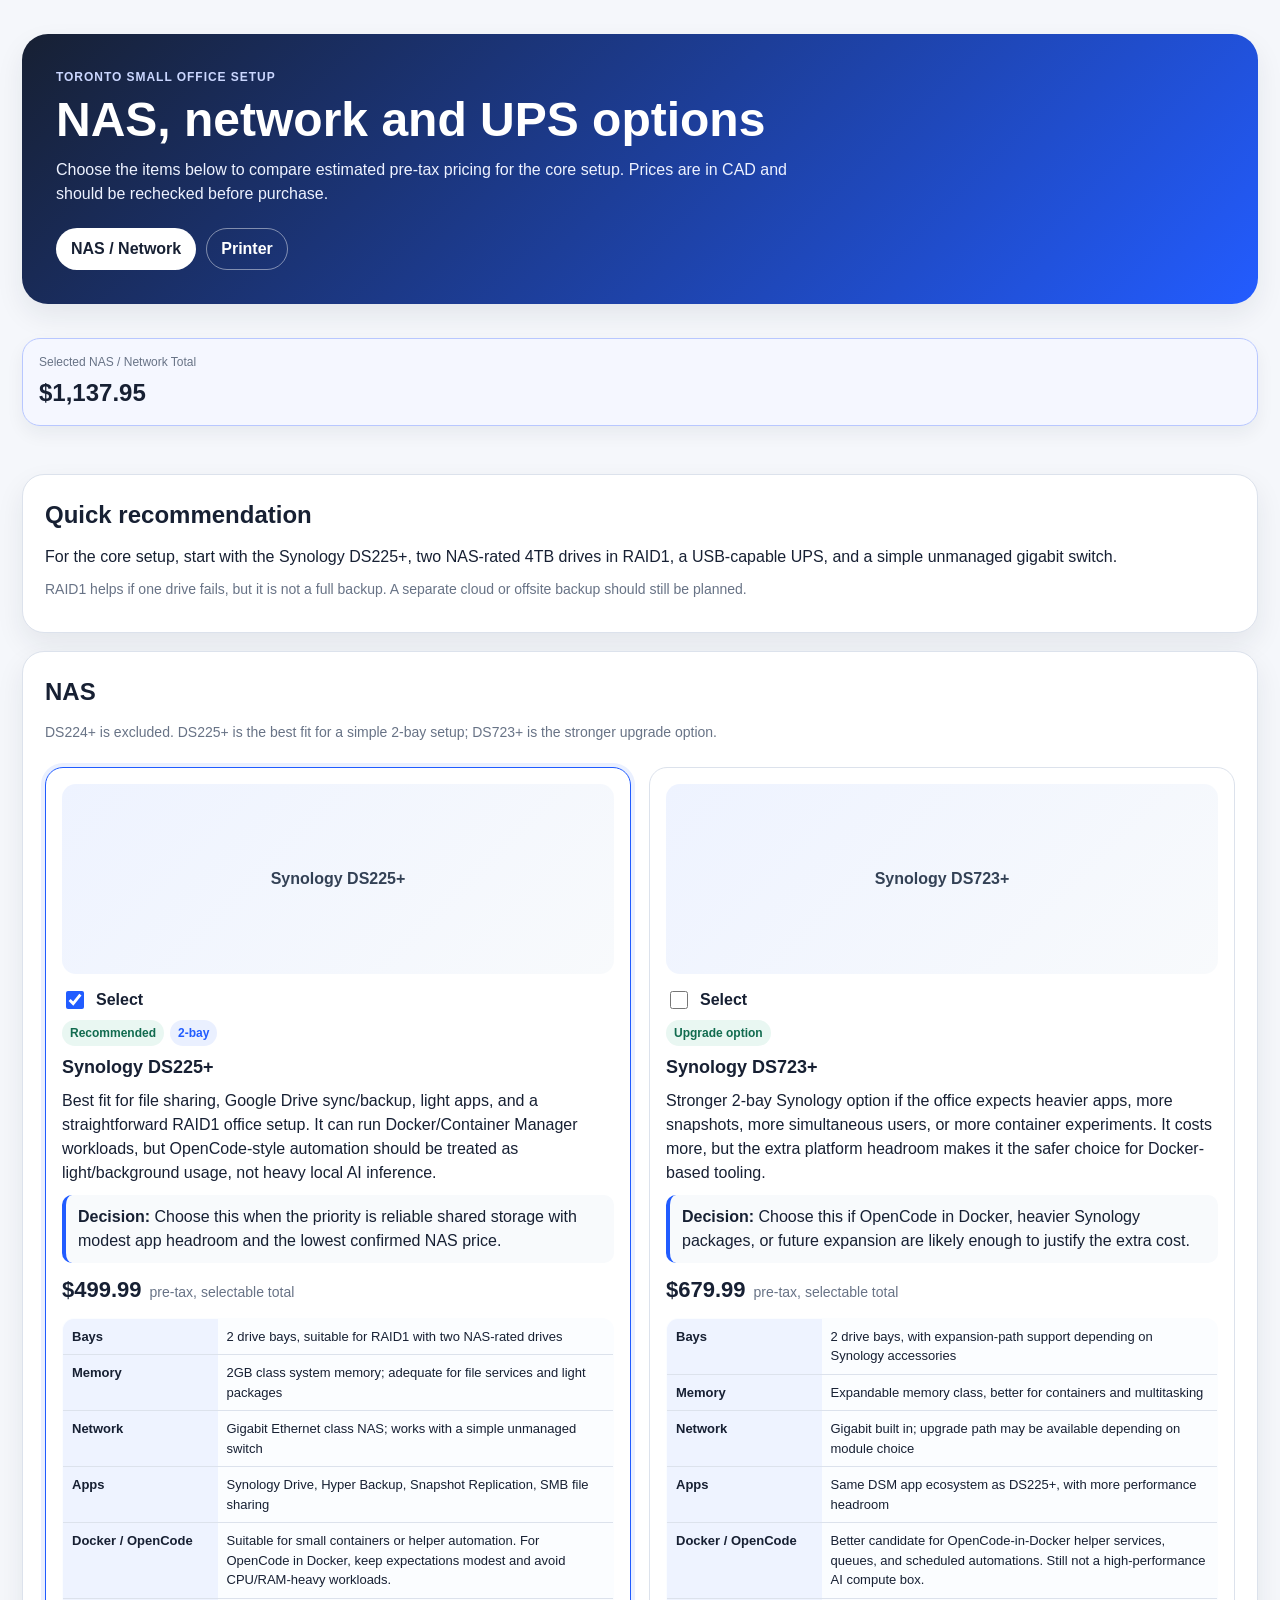
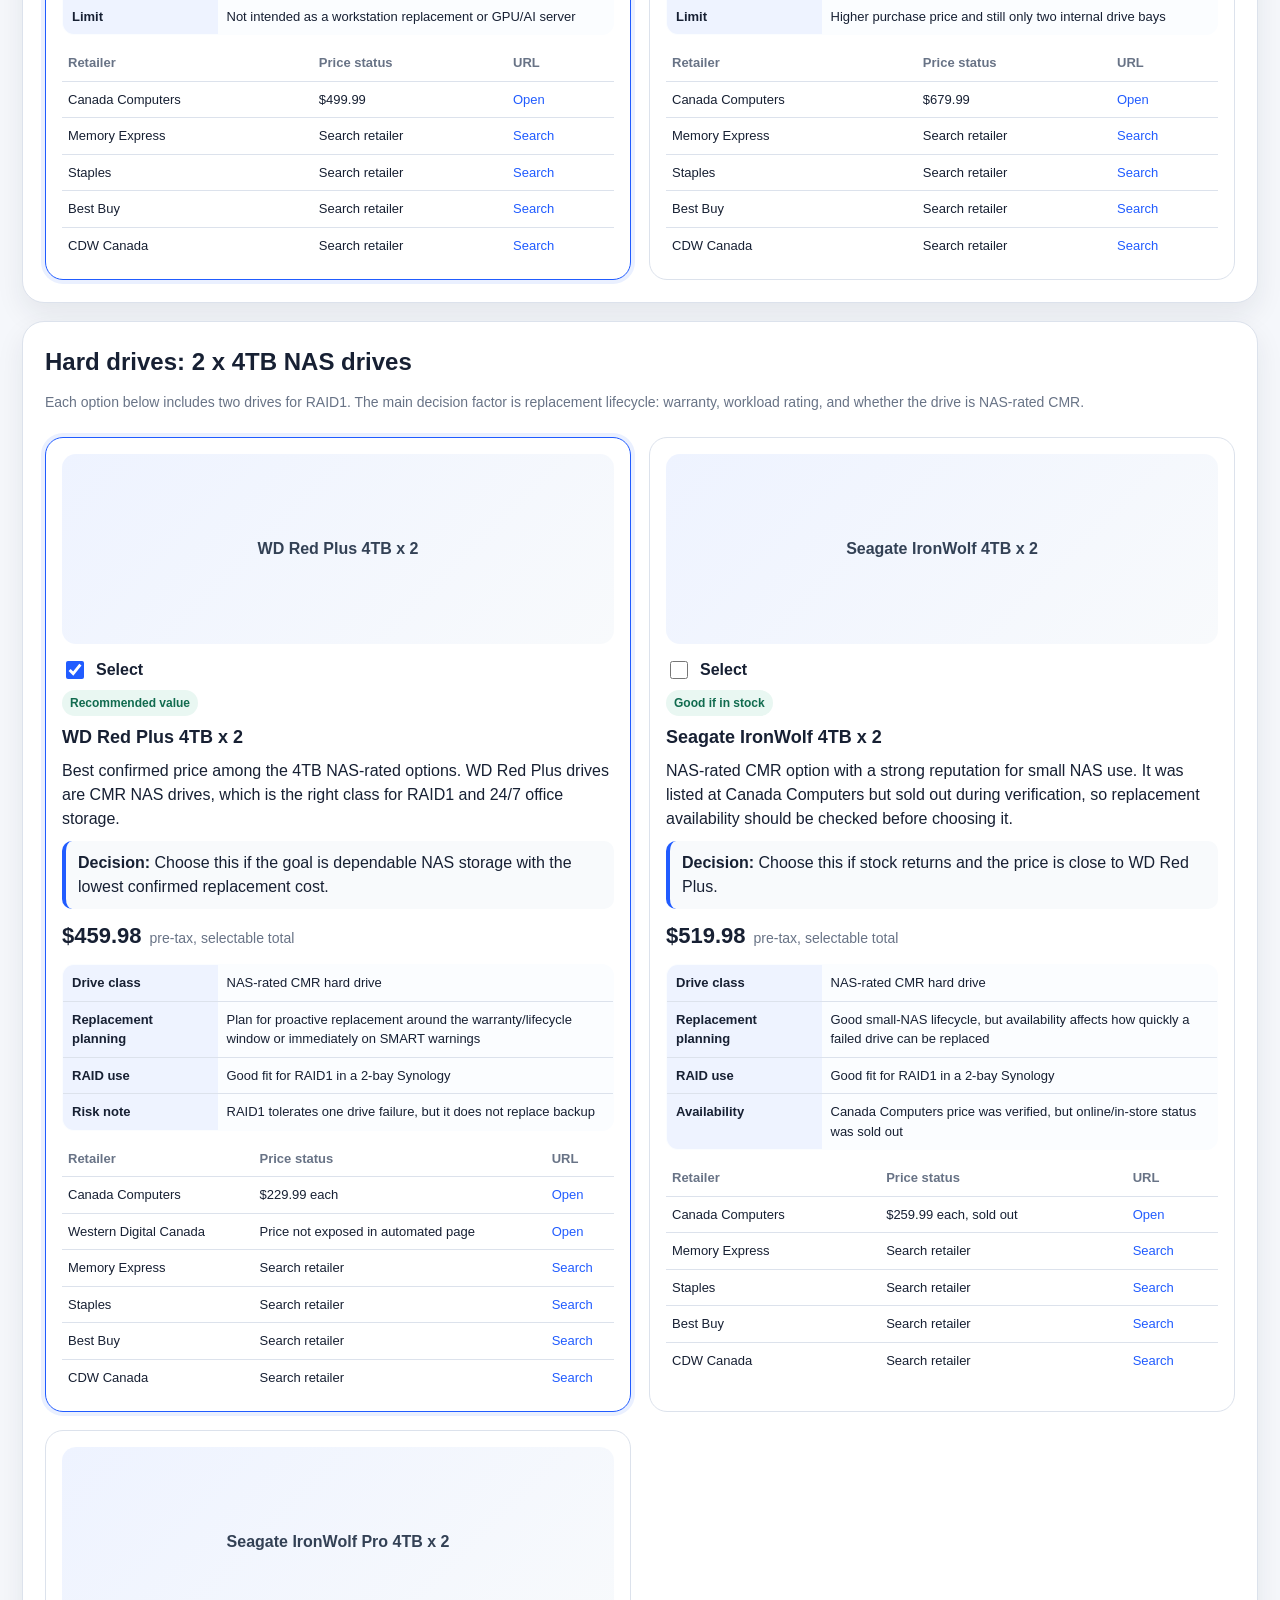
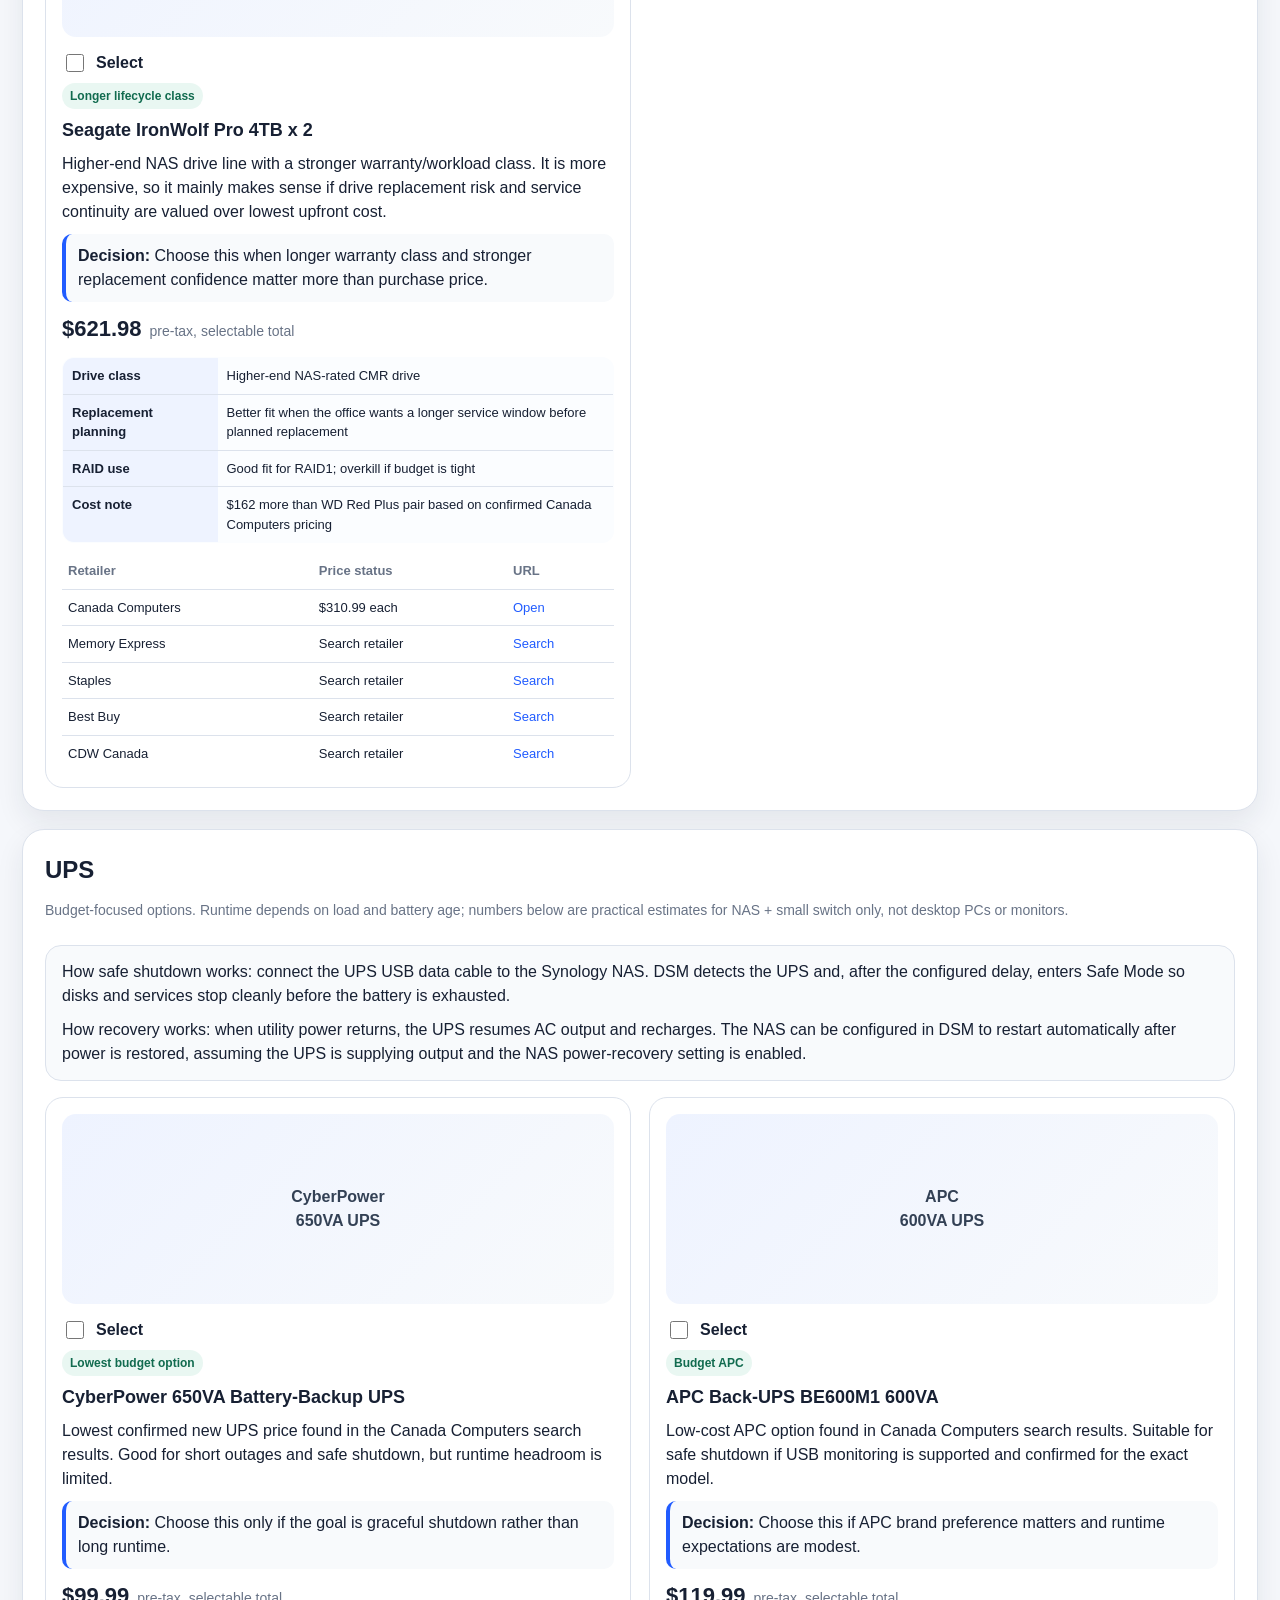
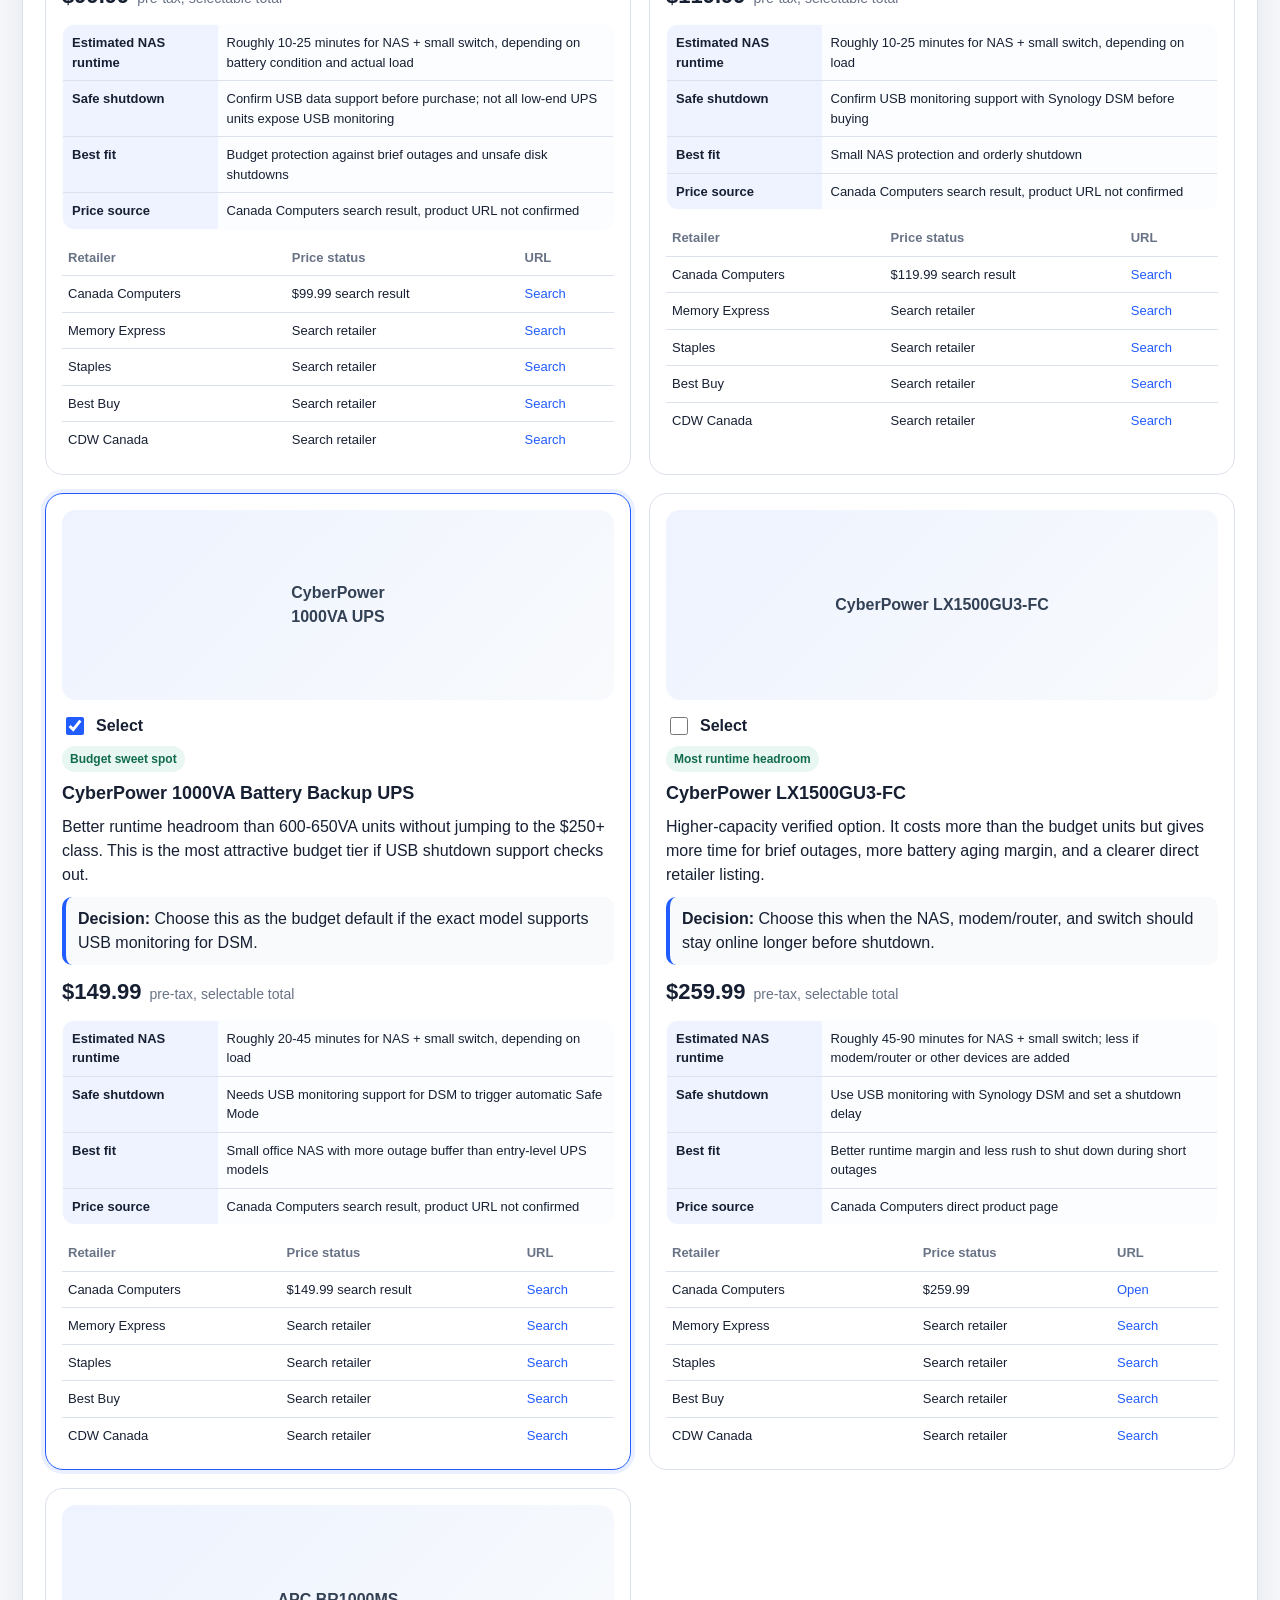
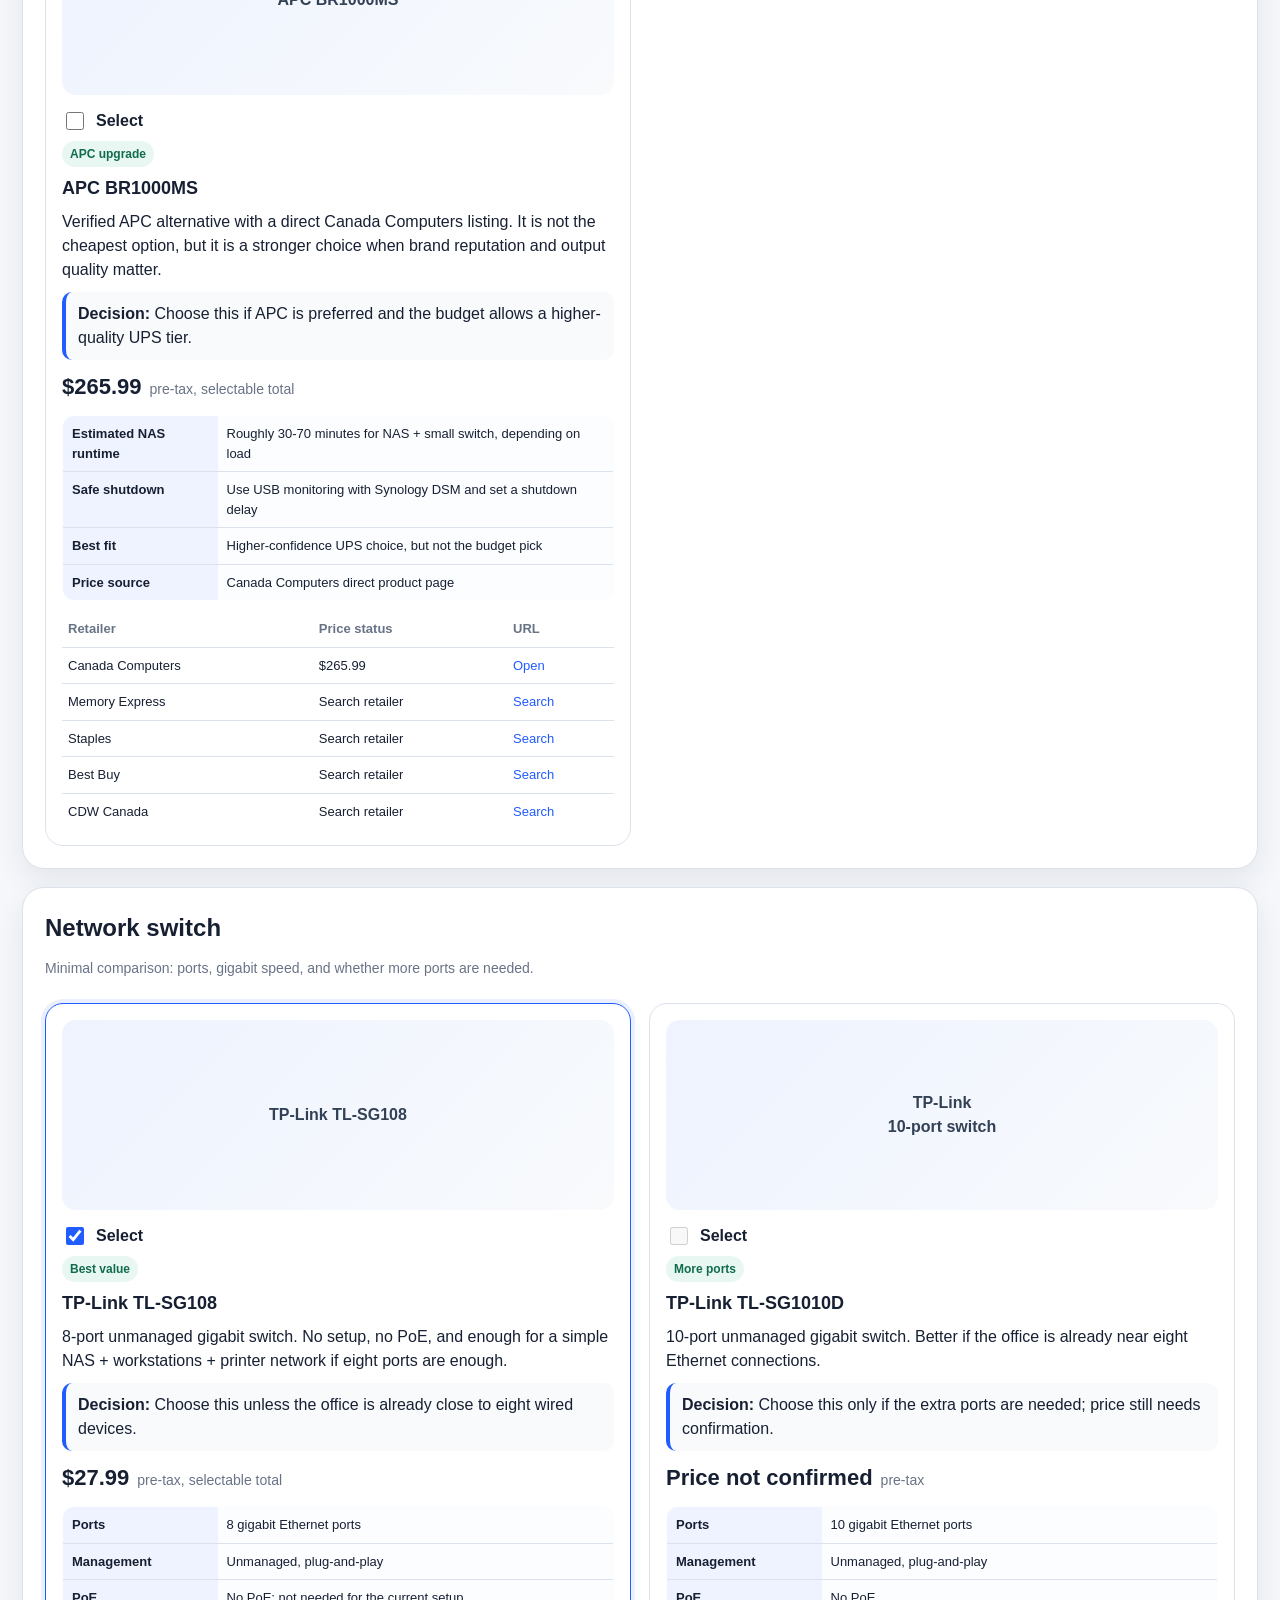
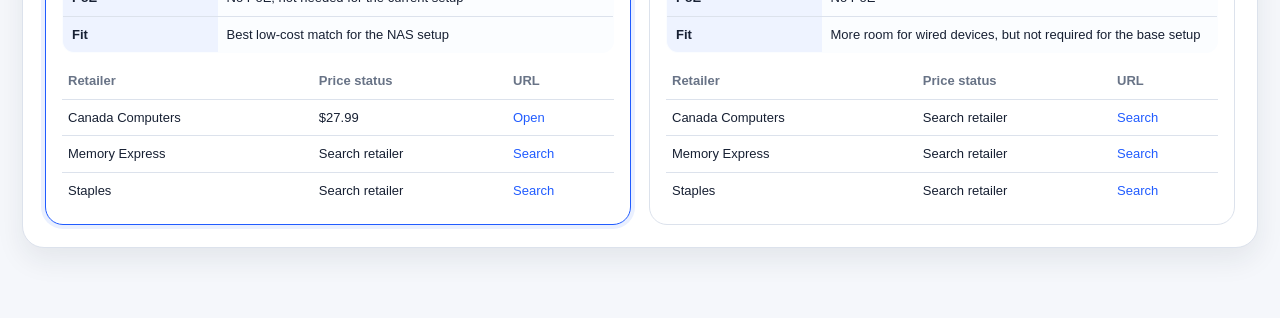
<file: index.html>
<!doctype html>
<html lang="en">
<head>
  <meta charset="utf-8">
  <meta name="viewport" content="width=device-width, initial-scale=1">
  <title>Small Office NAS Options</title>
  <link rel="stylesheet" href="styles.css">
</head>
<body data-page="nas">
  <header class="hero">
    <div>
      <p class="eyebrow">Toronto small office setup</p>
      <h1>NAS, network and UPS options</h1>
      <p class="intro">Choose the items below to compare estimated pre-tax pricing for the core setup. Prices are in CAD and should be rechecked before purchase.</p>
      <nav class="top-nav" aria-label="Site sections">
        <a class="active" href="index.html">NAS / Network</a>
        <a href="printer.html">Printer</a>
      </nav>
    </div>
  </header>

  <section class="totals" aria-label="Selected totals">
    <div class="grand">
      <span class="label">Selected NAS / Network Total</span>
      <strong id="grandTotal">$0.00</strong>
    </div>
  </section>

  <main class="page">
    <section class="note-card">
      <h2>Quick recommendation</h2>
      <p>For the core setup, start with the Synology DS225+, two NAS-rated 4TB drives in RAID1, a USB-capable UPS, and a simple unmanaged gigabit switch.</p>
      <p class="small">RAID1 helps if one drive fails, but it is not a full backup. A separate cloud or offsite backup should still be planned.</p>
    </section>

    <div id="sections"></div>
  </main>

  <script src="script.js"></script>
</body>
</html>
</file>
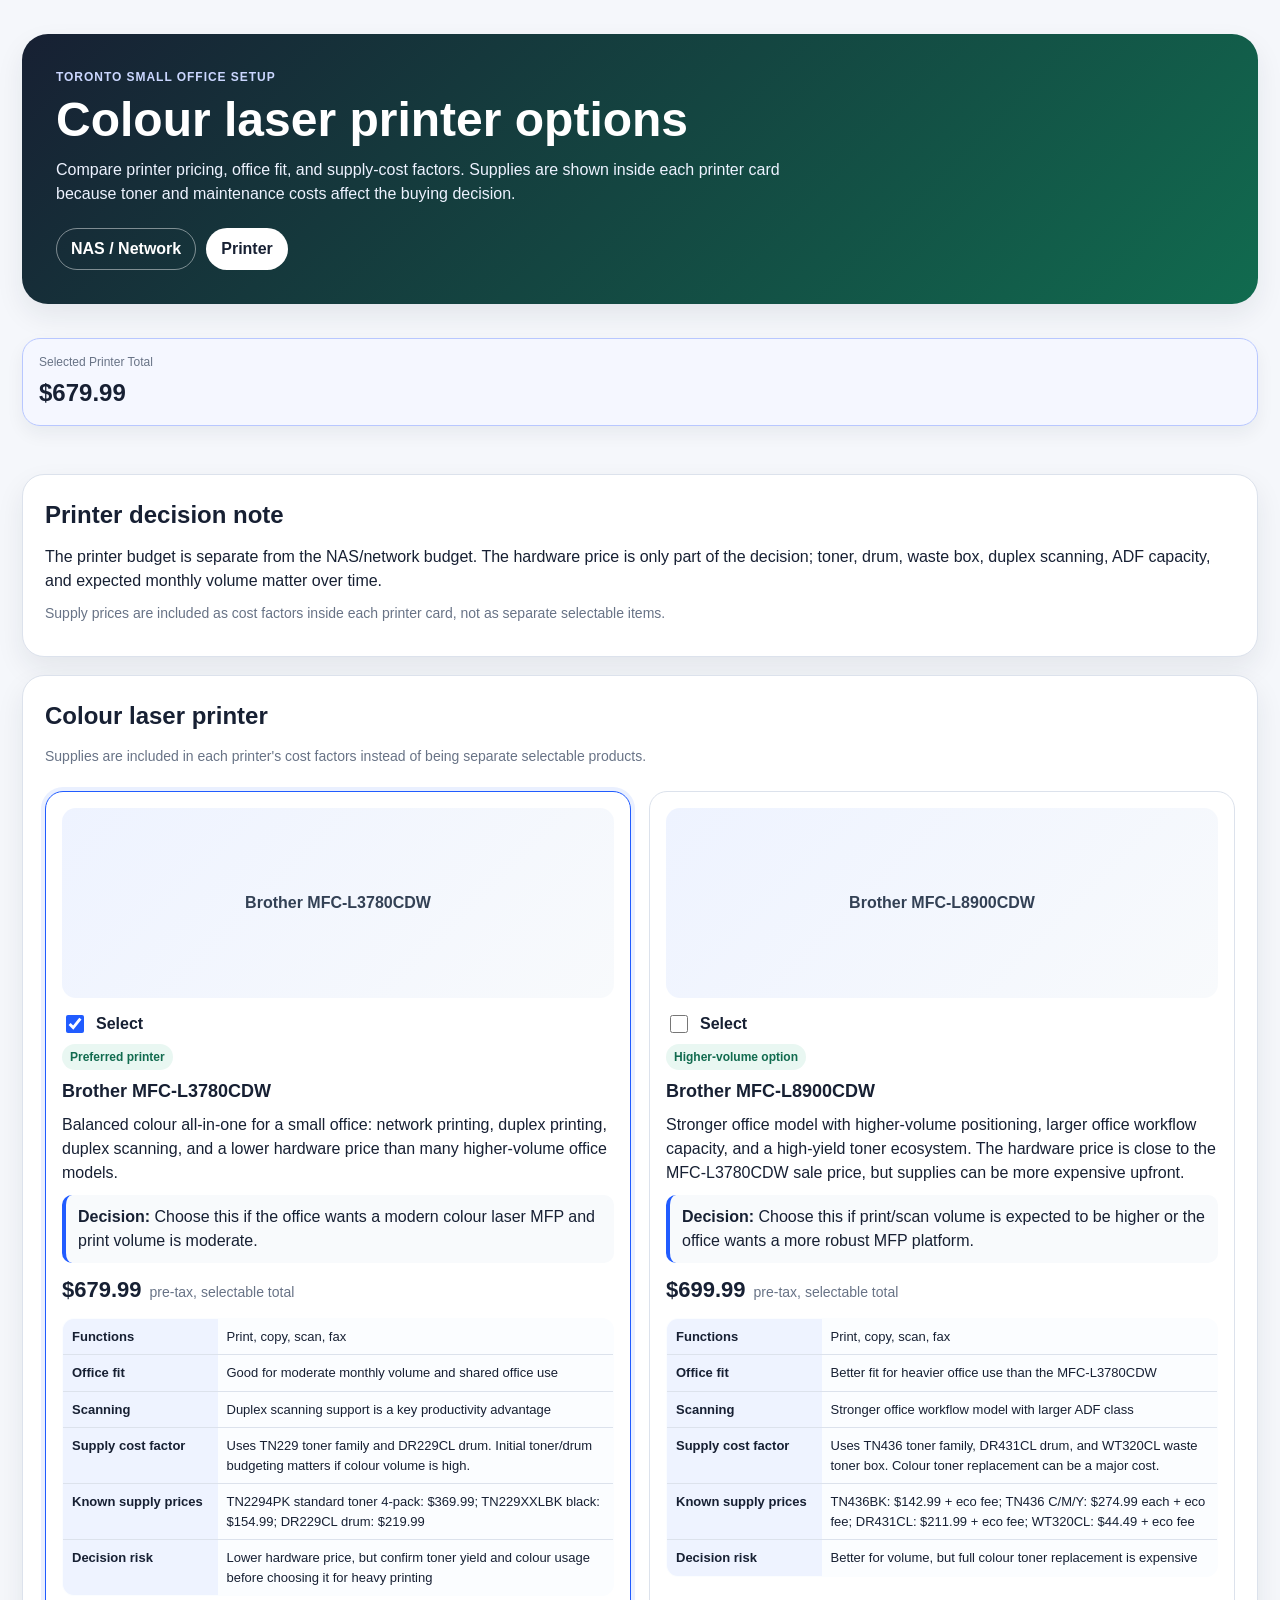
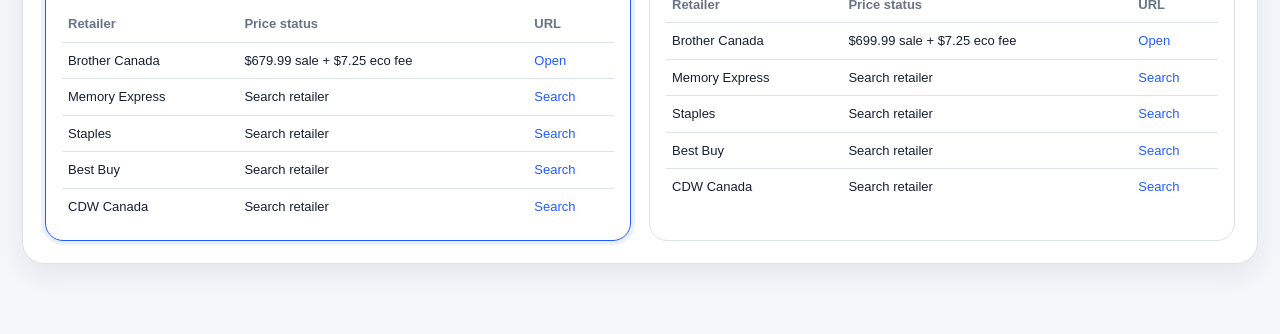
<file: printer.html>
<!doctype html>
<html lang="en">
<head>
  <meta charset="utf-8">
  <meta name="viewport" content="width=device-width, initial-scale=1">
  <title>Small Office Printer Options</title>
  <link rel="stylesheet" href="styles.css">
</head>
<body data-page="printer">
  <header class="hero printer-hero">
    <div>
      <p class="eyebrow">Toronto small office setup</p>
      <h1>Colour laser printer options</h1>
      <p class="intro">Compare printer pricing, office fit, and supply-cost factors. Supplies are shown inside each printer card because toner and maintenance costs affect the buying decision.</p>
      <nav class="top-nav" aria-label="Site sections">
        <a href="index.html">NAS / Network</a>
        <a class="active" href="printer.html">Printer</a>
      </nav>
    </div>
  </header>

  <section class="totals" aria-label="Selected totals">
    <div class="grand">
      <span class="label">Selected Printer Total</span>
      <strong id="grandTotal">$0.00</strong>
    </div>
  </section>

  <main class="page">
    <section class="note-card">
      <h2>Printer decision note</h2>
      <p>The printer budget is separate from the NAS/network budget. The hardware price is only part of the decision; toner, drum, waste box, duplex scanning, ADF capacity, and expected monthly volume matter over time.</p>
      <p class="small">Supply prices are included as cost factors inside each printer card, not as separate selectable items.</p>
    </section>

    <div id="sections"></div>
  </main>

  <script src="script.js"></script>
</body>
</html>
</file>
<file: styles.css>
:root {
  --bg: #f5f7fb;
  --card: #ffffff;
  --ink: #172033;
  --muted: #687386;
  --line: #dce2ec;
  --accent: #215cff;
  --accent-soft: #eaf0ff;
  --ok: #116b4f;
  --warn: #8a5a00;
  --shadow: 0 12px 28px rgba(23, 32, 51, 0.08);
}

* { box-sizing: border-box; }

body {
  margin: 0;
  font-family: Arial, Helvetica, sans-serif;
  color: var(--ink);
  background: var(--bg);
  line-height: 1.5;
}

a { color: var(--accent); text-decoration: none; }
a:hover { text-decoration: underline; }

.hero {
  max-width: 1480px;
  margin: 0 auto;
  padding: 34px 22px 12px;
}

.hero > div {
  background: linear-gradient(135deg, #172033, #235cff);
  border-radius: 26px;
  color: #fff;
  padding: 34px;
  box-shadow: var(--shadow);
}

.printer-hero > div { background: linear-gradient(135deg, #172033, #116b4f); }

.top-nav {
  display: flex;
  flex-wrap: wrap;
  gap: 10px;
  margin-top: 22px;
}

.top-nav a {
  color: #fff;
  border: 1px solid rgba(255, 255, 255, 0.45);
  border-radius: 999px;
  padding: 8px 14px;
  font-weight: 700;
}

.top-nav a.active,
.top-nav a:hover {
  background: #fff;
  color: var(--ink);
  text-decoration: none;
}

.eyebrow {
  margin: 0 0 8px;
  color: #cbd7ff;
  text-transform: uppercase;
  letter-spacing: 0.08em;
  font-size: 12px;
  font-weight: 700;
}

h1 {
  margin: 0 0 12px;
  font-size: clamp(30px, 4vw, 48px);
  line-height: 1.08;
}

.intro { margin: 0; max-width: 760px; color: #edf2ff; }

.totals {
  position: sticky;
  top: 0;
  z-index: 10;
  max-width: 1436px;
  margin: 10px auto 0;
  display: grid;
  grid-template-columns: 1fr;
  gap: 12px;
  padding: 12px 22px;
}

body[data-page="printer"] .totals { grid-template-columns: 1fr; }

.totals > div {
  background: rgba(255, 255, 255, 0.96);
  border: 1px solid var(--line);
  border-radius: 18px;
  padding: 14px 16px;
  box-shadow: 0 8px 18px rgba(23, 32, 51, 0.06);
}

.totals .label {
  display: block;
  color: var(--muted);
  font-size: 12px;
  margin-bottom: 4px;
}

.totals strong { font-size: 24px; }
.totals .grand { border-color: #b8c7ff; background: #f5f7ff; }

.page {
  max-width: 1480px;
  margin: 0 auto;
  padding: 18px 22px 70px;
}

.note-card,
.category {
  background: var(--card);
  border: 1px solid var(--line);
  border-radius: 22px;
  padding: 22px;
  margin-top: 18px;
  box-shadow: var(--shadow);
}

h2 { margin: 0 0 12px; font-size: 24px; }
h3 { margin: 0 0 8px; font-size: 18px; }
p { margin: 0 0 10px; }
.small { color: var(--muted); font-size: 14px; }

.category-header {
  display: flex;
  justify-content: space-between;
  gap: 16px;
  align-items: end;
  margin-bottom: 14px;
}

.cards {
  display: grid;
  grid-template-columns: repeat(2, minmax(0, 1fr));
  gap: 18px;
}

.option-card {
  border: 1px solid var(--line);
  border-radius: 18px;
  padding: 16px;
  background: #fff;
  min-width: 0;
}

.option-card p { max-width: 100%; }

.option-card.selected {
  border-color: var(--accent);
  box-shadow: 0 0 0 4px var(--accent-soft);
}

.image-box {
  height: 190px;
  border-radius: 14px;
  background: #f1f4f9;
  display: grid;
  place-items: center;
  overflow: hidden;
  margin-bottom: 14px;
}

.image-box img {
  width: 100%;
  height: 190px;
  object-fit: contain;
  padding: 10px;
}

.placeholder {
  width: 100%;
  height: 190px;
  display: grid;
  place-items: center;
  background: linear-gradient(135deg, #eef3ff, #f8fafc);
  color: #334155;
  text-align: center;
  padding: 12px;
  font-weight: 700;
}

.choose {
  display: flex;
  align-items: center;
  gap: 9px;
  margin-bottom: 8px;
  font-weight: 700;
}

input[type="checkbox"] {
  width: 18px;
  height: 18px;
  accent-color: var(--accent);
}

.badge {
  display: inline-block;
  border-radius: 999px;
  padding: 4px 8px;
  margin: 0 6px 8px 0;
  font-size: 12px;
  font-weight: 700;
  color: var(--accent);
  background: var(--accent-soft);
}

.badge.ok { color: var(--ok); background: #e9f7f2; }
.badge.warn { color: var(--warn); background: #fff5d8; }

.price-line {
  display: flex;
  flex-wrap: wrap;
  gap: 8px;
  align-items: baseline;
  margin: 8px 0;
}

.price {
  font-size: 22px;
  font-weight: 800;
}

.decision {
  background: #f8fafc;
  border-left: 4px solid var(--accent);
  border-radius: 10px;
  padding: 10px 12px;
}

.explainer {
  background: #f8fafc;
  border: 1px solid var(--line);
  border-radius: 16px;
  margin: 0 0 16px;
  padding: 14px 16px;
}

.explainer p:last-child { margin-bottom: 0; }

.specs {
  width: 100%;
  border-collapse: collapse;
  margin-top: 12px;
  font-size: 13px;
  background: #fbfdff;
  border: 1px solid var(--line);
  border-radius: 12px;
  overflow: hidden;
}

.specs th,
.specs td {
  text-align: left;
  border-bottom: 1px solid var(--line);
  padding: 8px 9px;
  vertical-align: top;
  overflow-wrap: anywhere;
}

.specs th {
  width: 155px;
  color: var(--ink);
  background: #eef3ff;
}

.specs tr:last-child th,
.specs tr:last-child td { border-bottom: 0; }

.retailers {
  width: 100%;
  border-collapse: collapse;
  margin-top: 10px;
  font-size: 13px;
}

.retailers th,
.retailers td {
  text-align: left;
  border-bottom: 1px solid var(--line);
  padding: 8px 6px;
  vertical-align: top;
  overflow-wrap: anywhere;
}

.retailers th { color: var(--muted); font-weight: 700; }
.retailers tr:last-child td { border-bottom: 0; }

.unverified { color: var(--muted); }

@media (max-width: 900px) {
  .totals, body[data-page="printer"] .totals { grid-template-columns: 1fr; position: static; }
  .cards { grid-template-columns: 1fr; }
  .image-box, .image-box img, .placeholder { height: 180px; }
  .specs th { width: 120px; }
}

@media (max-width: 560px) {
  .hero { padding: 18px 12px 8px; }
  .page { padding: 12px 12px 48px; }
  .totals { padding: 10px 12px; }
  .hero > div, .note-card, .category { padding: 16px; }
  .category-header { display: block; }
  .totals strong { font-size: 21px; }
  .retailers, .specs { font-size: 12px; }
  .specs th { width: 104px; }
}
</file>
